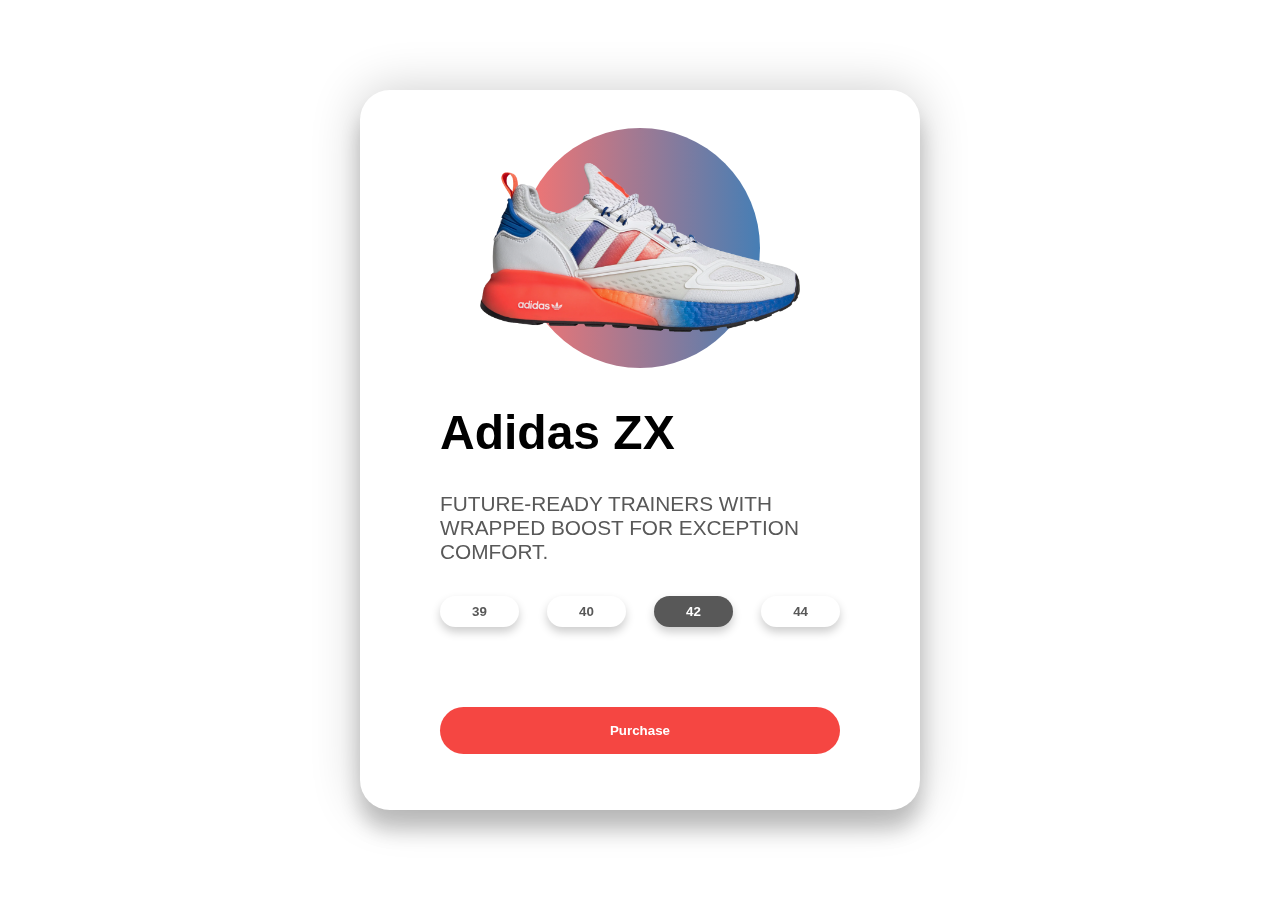
<file: 3D card-effect/index.html>
<!DOCTYPE html>
<html lang="en">
<head>
    <meta charset="UTF-8">
    <meta name="viewport" content="width=device-width, initial-scale=1.0">
    <link rel="stylesheet" href="style.css">
    <title>Adidas
    </title>
</head>
<body>
    <div class="container">
        <div class="card">
            <div class="sneaker">
                <div class="circle"></div>
                <img src="./adidas.png" alt="adidas">
             </div>
            <div class="info">
                <h1 class="title">Adidas ZX</h1>
                <h3>FUTURE-READY TRAINERS WITH WRAPPED BOOST FOR EXCEPTION COMFORT.</h3>
                <div class="sizes">
                    <button>39</button>
                    <button>40</button>
                    <button class="active">42</button>
                    <button>44</button>
                </div>
                <div class="purchase">
                    <button>Purchase</button>
                </div>
            </div>
        </div>
    </div>


    <script src="script.js"></script>
</body>
</html>
</file>
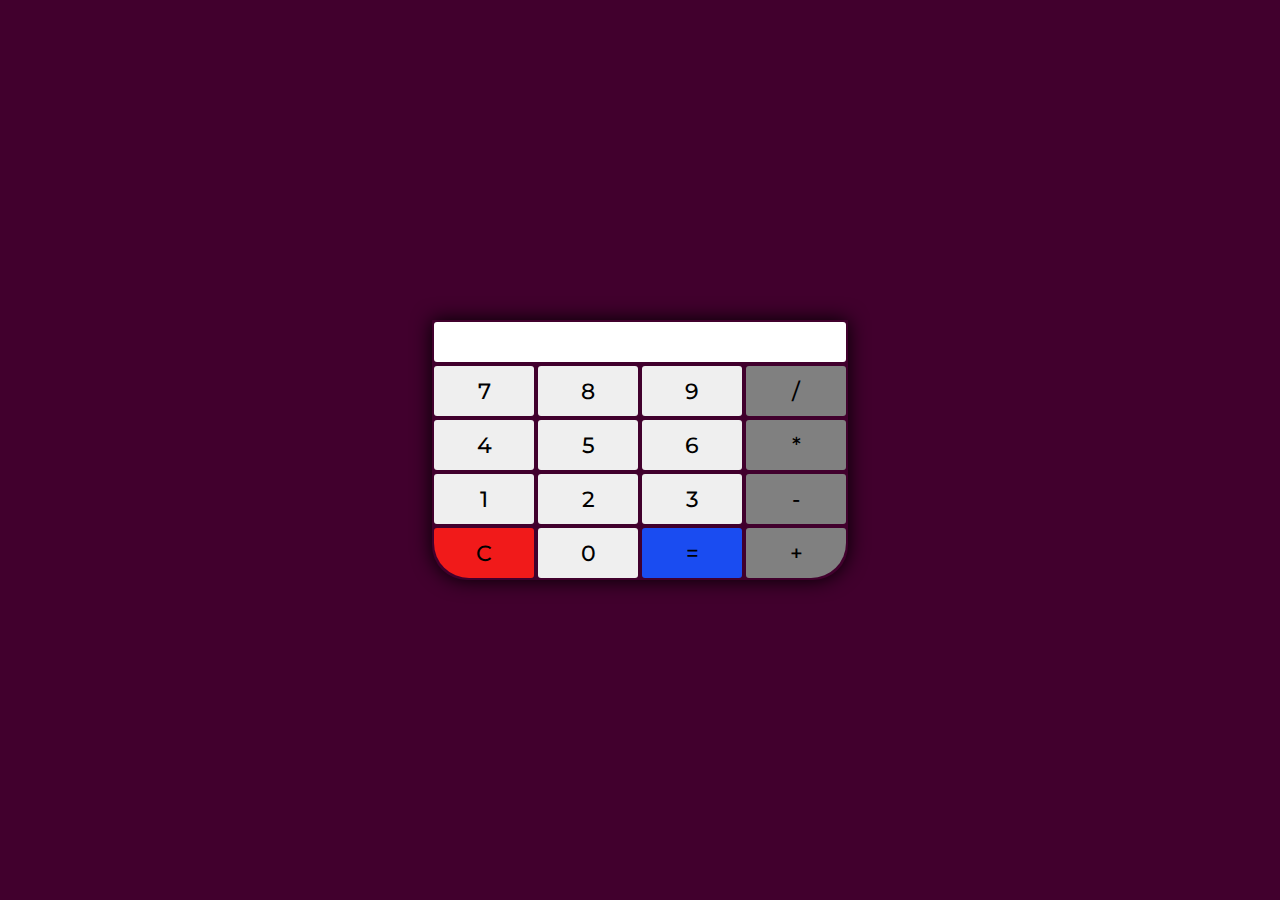
<file: calculator/index.html>
<!DOCTYPE html>
<html lang="en">
<head>
    <meta charset="UTF-8">
    <meta name="viewport" content="width=device-width, initial-scale=1.0">
    <title>Document</title>
    <link rel="stylesheet" href="style.css">
</head>
<body>
    <form action="" name="calc">
        <div id="calculadora">
            <input type="text" id="visor" name="visor">
            <div id="primeira">
                <input type="button" value="7" class="botao borda" onclick="botao(value)">
                <input type="button" value="8" class="botao borda" onclick="botao(value)">
                <input type="button" value="9" class="botao borda" onclick="botao(value)">
                <input type="button" value="/" class="botao borda" onclick="botao(value)">
            </div>
            <div id="segunda">
                <input type="button" value="4" class="botao borda" onclick="botao(value)">
                <input type="button" value="5" class="botao borda" onclick="botao(value)">
                <input type="button" value="6" class="botao borda" onclick="botao(value)">
                <input type="button" value="*" class="botao borda" onclick="botao(value)">
            </div>
            <div id="terceira">
                <input type="button" value="1" class="botao borda" onclick="botao(value)">
                <input type="button" value="2" class="botao borda" onclick="botao(value)">
                <input type="button" value="3" class="botao borda" onclick="botao(value)">
                <input type="button" value="-" class="botao borda" onclick="botao(value)">
            </div>
            <div id="quarta">
                <input type="button" value="C" class="botao borda" onclick="reseta()">
                <input type="button" value="0" class="botao borda" onclick="botao(value)">
                <input type="button" value="=" class="botao borda" onclick="calcula()">
                <input type="button" value="+" class="botao borda" onclick="botao(value)">
            </div>
        </div>
    </form>

    <script src="script.js"></script>
</body>
</html>
</file>
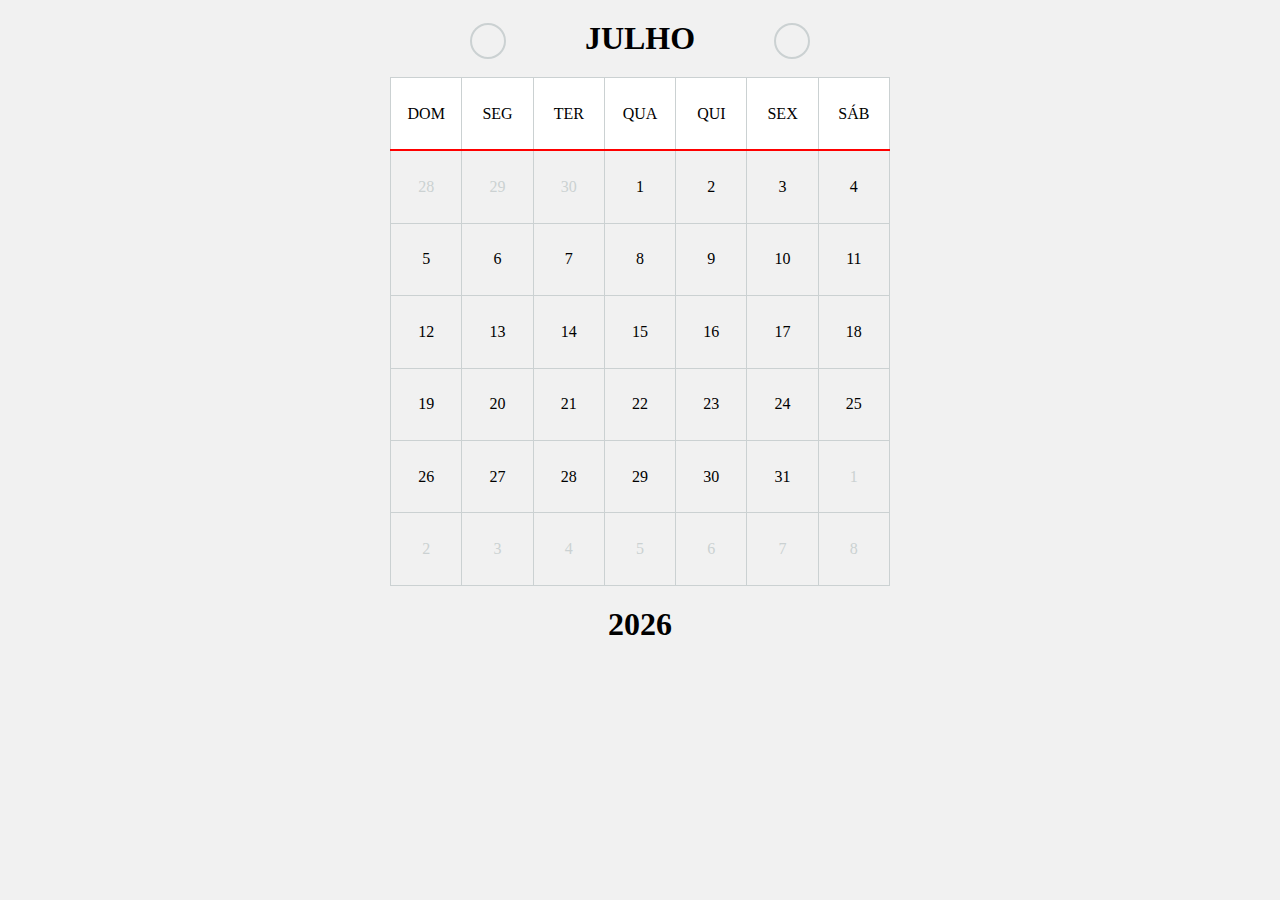
<file: Calendário/index.html>
<!DOCTYPE html>
<html lang="en">
<head>
    <meta charset="UTF-8">
    <meta name="viewport" content="width=device-width, initial-scale=1.0">
    <link rel="stylesheet" href="css/main.css">
    <title>Document</title>
</head>
<body>
    <div class= 'conteudo'>
        <div class='calendario'>
            <header>
                <h2 id= 'mes'>Novembro</h2>
                <a class= 'btn-ant' id='btn_ant'></a>
                <a class= 'btn-pro' id='btn_prev'></a>
            </header>
            <table>
                <thead>
                    <tr>
                        <td>Dom</td>
                        <td>Seg</td>
                        <td>Ter</td>
                        <td>Qua</td>
                        <td>Qui</td>
                        <td>Sex</td>
                        <td>Sáb</td>
                    </tr>
                </thead>
                <tbody id='dias'>
                    <tr>
                        <td>1</td>
                        <td>2</td>
                        <td>3</td>
                        <td>4</td>
                        <td>5</td>
                        <td>6</td>
                        <td>7</td>
                    </tr>
                    <tr>
                        <td>1</td>
                        <td>2</td>
                        <td>3</td>
                        <td>4</td>
                        <td>5</td>
                        <td>6</td>
                        <td>7</td>
                    </tr>
                    <tr>
                        <td>1</td>
                        <td>2</td>
                        <td>3</td>
                        <td>4</td>
                        <td>5</td>
                        <td>6</td>
                        <td>7</td>
                    </tr>
                    <tr>
                        <td>1</td>
                        <td>2</td>
                        <td>3</td>
                        <td>4</td>
                        <td>5</td>
                        <td>6</td>
                        <td>7</td>
                    </tr>
                    <tr>
                        <td>1</td>
                        <td>2</td>
                        <td>3</td>
                        <td>4</td>
                        <td>5</td>
                        <td>6</td>
                        <td>7</td>
                    </tr>
                    <tr>
                        <td>1</td>
                        <td>2</td>
                        <td>3</td>
                        <td>4</td>
                        <td>5</td>
                        <td>6</td>
                        <td>7</td>
                    </tr>
                </tbody>
            </table>
            <footer>
                <h2 id='ano'>2020
                </h2>
            </footer>
        </div>
    </div>
    <script>
        document.addEventListener('DOMContentLoaded',function(){
            const tableDays = document.getElementById('dias')
            const months = ['janeiro', 'fevereiro', 'março', 'abril', 'maio', 'junho','julho', 'agosto', 'setembro', 'outubro', 'novembro', 'dezembro']
            function GetDaysCalendar(mes,ano) {
                document.getElementById('mes').innerHTML = months[mes]
                document.getElementById('ano').innerHTML = ano
               
                let firstDayOfWeek = new Date(ano, mes, 1).getDay()-1
                let getLastDayThisMonth = new Date(ano, mes+1, 0).getDate()
                for(var i=-firstDayOfWeek,index=0; i <(42-firstDayOfWeek); i++,index++){
                let dt = new Date(ano,mes,i)
                let dayTable = tableDays.getElementsByTagName('td')[index]
                dayTable.classList.remove('mes-anterior')
                dayTable.classList.remove('proximo-mes')

                dayTable.innerHTML = dt.getDate()

                if(i<1){
                    dayTable.classList.add('mes-anterior') 
                }
                if(i>getLastDayThisMonth){
                    dayTable.classList.add('proximo-mes')
                }
                }
            }
            let now = new Date()
            let mes= now.getMonth()
            let ano = now.getFullYear()
            GetDaysCalendar(mes,ano)
            const botao_proximo = document.getElementById('btn_prev')
            const botao_anterior = document.getElementById('btn_ant')
            botao_proximo.onclick =function(){
                mes++
                if(mes>11){
                mes=0
                ano++
            }
            GetDaysCalendar(mes,ano)
            }
            botao_anterior.onclick =function(){
                mes--
                if(mes<0){
                    mes=11
                    ano--
                }
                GetDaysCalendar(mes,ano)
            }
            
            
        })
      
    </script>
</body>
</html>
</file>
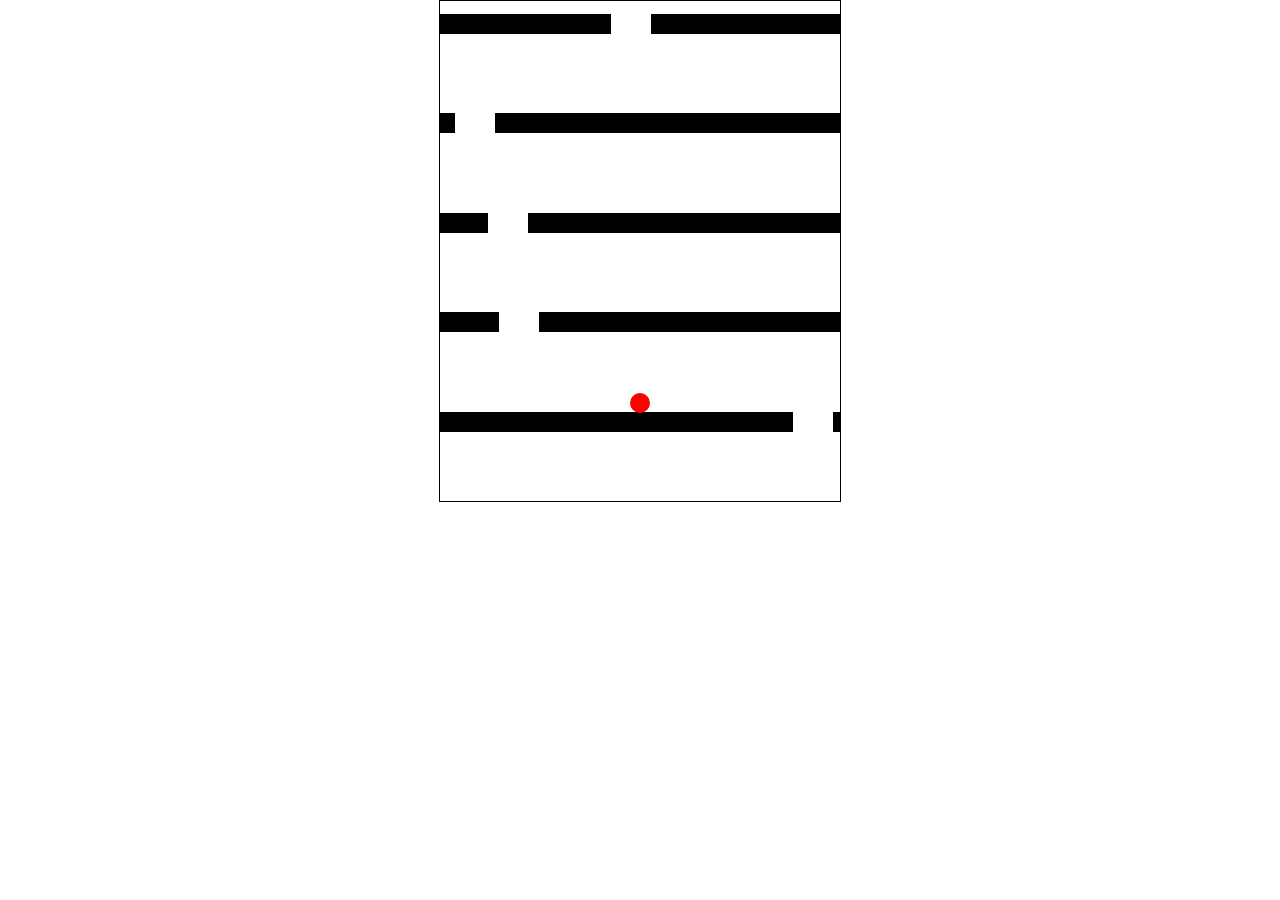
<file: Fall Game/index.html>
<!DOCTYPE html>
<html lang="en">
<head>
    <meta charset="UTF-8">
    <meta name="viewport" content="width=device-width, initial-scale=1.0">
    <link rel="stylesheet" href="style.css">
    <title>Fall Game</title>
</head>
<body>
<div id="game">
    <div id="character"></div>
</div>



    <script src="script.js"></script>
</body>
</html>
</file>
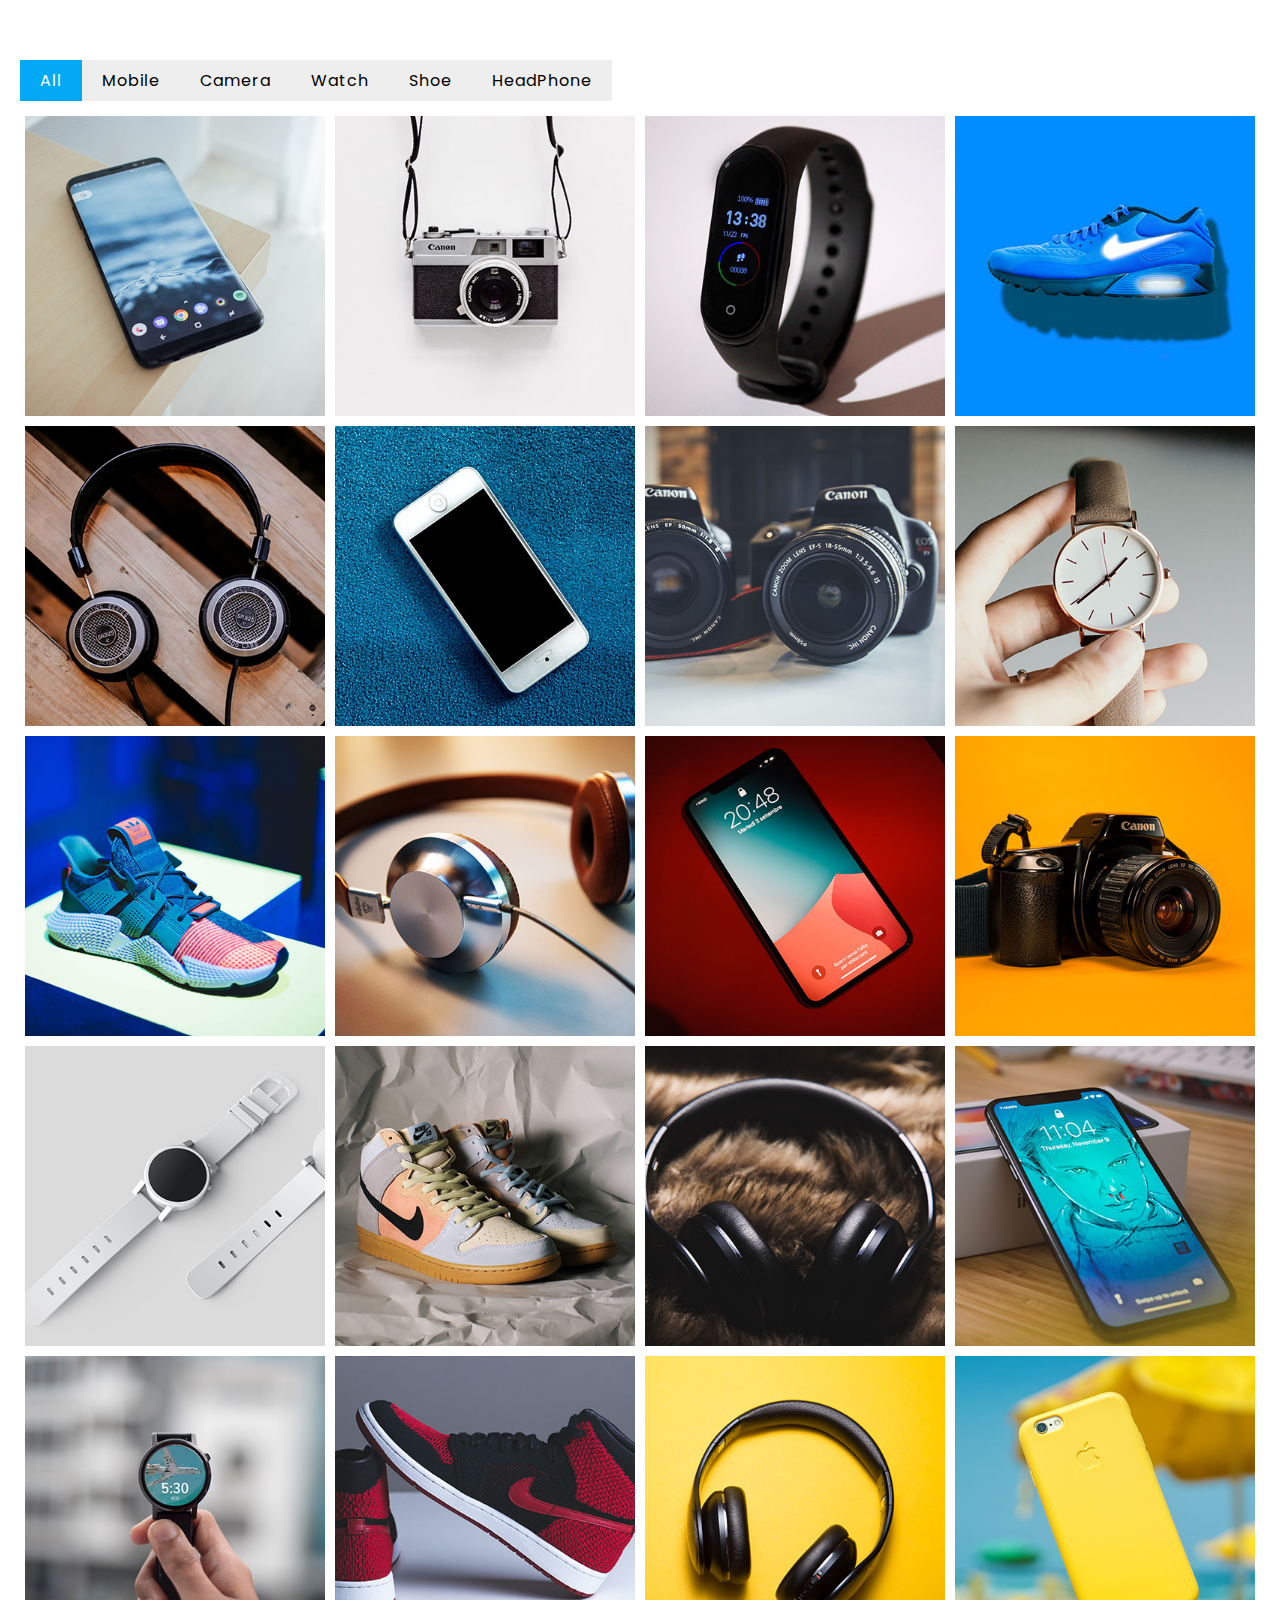
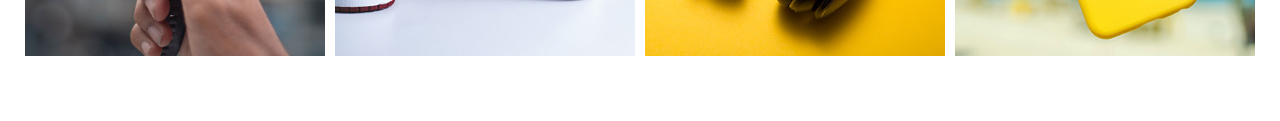
<file: Gallery/index.html>
<!DOCTYPE html>
<html lang="en">
<head>
    <meta charset="UTF-8">
    <meta name="viewport" content="width=device-width, initial-scale=1.0">
    <title>Document</title>
    <link rel="stylesheet" href="style.css">
</head>
<body>
    
    <section>
        <ul>
            <li class="list active" data-filter="All">All</li>
            <li class="list" data-filter="mobile">Mobile</li>
            <li class="list" data-filter="camera">Camera</li>
            <li class="list" data-filter="watch">Watch</li>
            <li class="list" data-filter="shoe">Shoe</li>
            <li class="list" data-filter="headphone">HeadPhone</li>
        </ul>

        <div class="product">
          <div class="itemBox mobile"><img src="./imgs/mobile1.jpg" alt=""></div>
          <div class="itemBox camera"><img src="./imgs/camera1.jpg" alt=""></div>
          <div class="itemBox watch"><img src="./imgs/watch1.jpg" alt=""></div>
          <div class="itemBox shoe"><img src="./imgs/shoe1.jpg" alt=""></div>
          <div class="itemBox headphone"><img src="./imgs/headphone1.jpg" alt=""></div>
          <div class="itemBox mobile"><img src="./imgs/mobile2.jpg" alt=""></div>
          <div class="itemBox camera"><img src="./imgs/camera2.jpg" alt=""></div>
          <div class="itemBox watch"><img src="./imgs/watch2.jpg" alt=""></div>
          <div class="itemBox shoe"><img src="./imgs/shoe2.jpg" alt=""></div>
          <div class="itemBox headphone"><img src="./imgs/headphone2.jpg" alt=""></div>
          <div class="itemBox mobile"><img src="./imgs/mobile3.jpg" alt=""></div>
          <div class="itemBox camera"><img src="./imgs/camera3.jpg" alt=""></div>
          <div class="itemBox watch"><img src="./imgs/watch3.jpg" alt=""></div>
          <div class="itemBox shoe"><img src="./imgs/shoe3.jpg" alt=""></div>
          <div class="itemBox headphone"><img src="./imgs/headphone3.jpg" alt=""></div>
          <div class="itemBox mobile"><img src="./imgs/mobile4.jpg" alt=""></div>
          <div class="itemBox watch"><img src="./imgs/watch4.jpg" alt=""></div>
          <div class="itemBox shoe"><img src="./imgs/shoe4.jpg" alt=""></div>
          <div class="itemBox headphone"><img src="./imgs/headphone4.jpg" alt=""></div>
          <div class="itemBox mobile"><img src="./imgs/mobile5.jpg" alt=""></div>
         
         
        </div>
    </section>

    <script
  src="https://code.jquery.com/jquery-3.5.1.js"
  integrity="sha256-QWo7LDvxbWT2tbbQ97B53yJnYU3WhH/C8ycbRAkjPDc="
  crossorigin="anonymous"></script>

  <script type="text/javascript">
       $(document).ready(function(){
           $('.list').click(function(){
               const value = $(this).attr('data-filter');
               if(value == 'All'){
                   $('.itemBox').show('1000')
               }
               else{
                   $('.itemBox').not('.' + value).hide('1000')
                   $('.itemBox').filter('.' + value).show('1000')
               }
           })

           $('.list').click(function(){
               $(this).addClass('active').siblings().removeClass('active')
           })
       })
  
  </script>
</body>
</html>
</file>
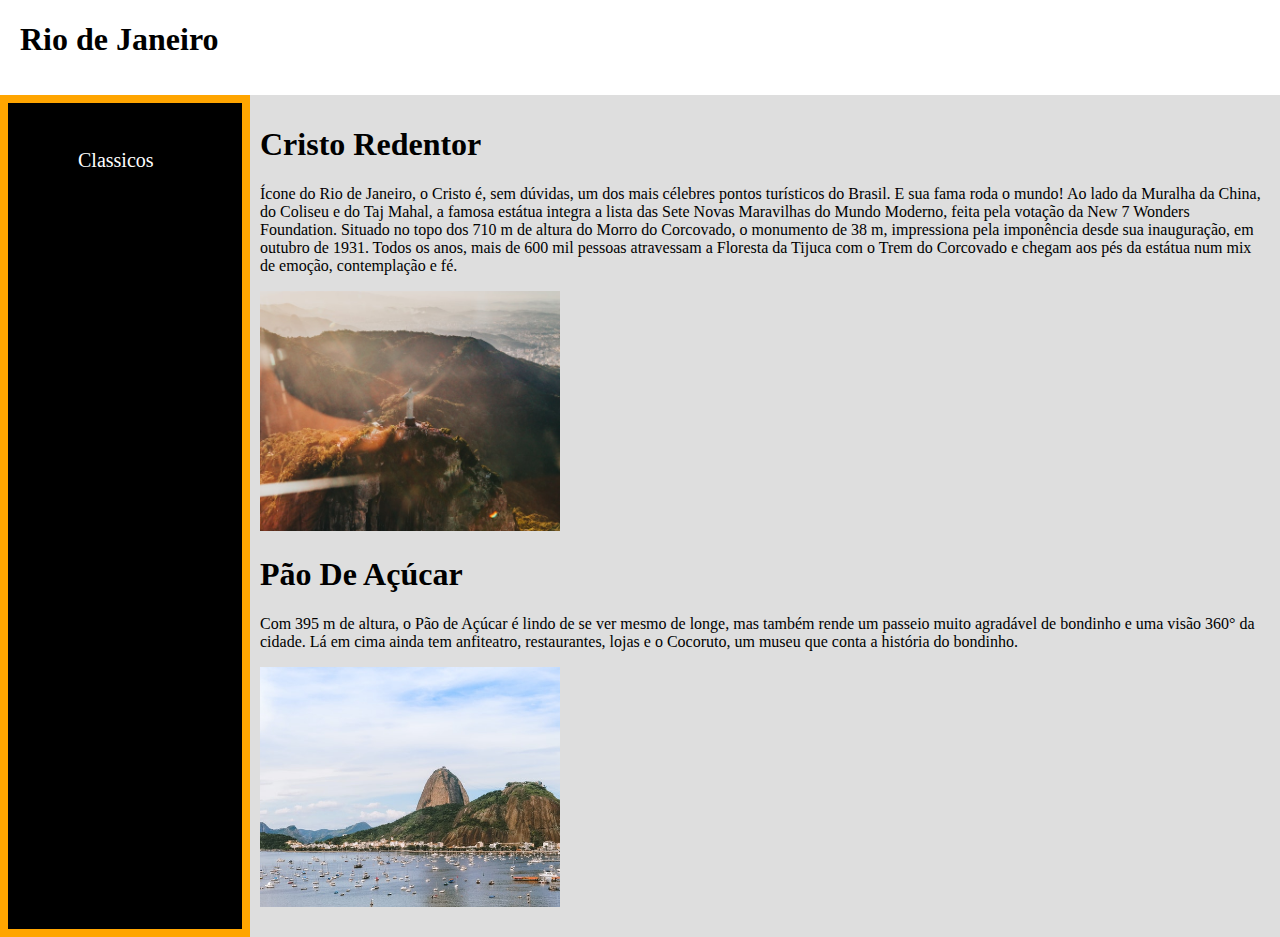
<file: PontosTuristicos2/index.html>
<!DOCTYPE html>
<html lang="pt-BR">
<head>
    <meta charset="UTF-8">
    <meta name="viewport" content="width=device-width, initial-scale=1.0">
    <title>Pontos Turisticos RJ</title>
    <link rel="stylesheet" href="style.css">
</head>
<body>
    <header>
<h1>
Rio de Janeiro
</h1>
    </header>

    <aside class="menu">
            <nav>
                <ul class="dropdown-menu">
                    <li><a href="Classicos">Classicos</a>
                    <ul>
                    <li><a href="CristoRedentor">Cristo Redentor</a></li>
                    <li><a href="PaoDeAçucar">Pão de Açúcar</a></li>
                    </ul>
                    </li>
                </ul>
                
            </nav>
       

    </aside>

    <main class='conteudo-principal'>
<h1>
    Cristo Redentor
</h1>
<section class='Cristo-Redentor'>
    <p> Ícone do Rio de Janeiro, o Cristo é, sem dúvidas, um dos mais célebres pontos turísticos do Brasil. E sua fama roda o mundo! Ao lado da Muralha da China, do Coliseu e do Taj Mahal, a famosa estátua integra a lista das Sete Novas Maravilhas do Mundo Moderno, feita pela votação da New 7 Wonders Foundation. Situado no topo dos 710 m de altura do Morro do Corcovado, o monumento de 38 m, impressiona pela imponência desde sua inauguração, em outubro de 1931. Todos os anos, mais de 600 mil pessoas atravessam a Floresta da Tijuca com o Trem do Corcovado e chegam aos pés da estátua num mix de emoção, contemplação e fé.</p>
   <div class="container"><img src="preview/Cristo-Redentor-preview.jpg" data-original="Cristo-Redentor.jpg" alt="Cristo-Redentor"></div>
</section>

<p><h1>Pão De Açúcar</h1></p>

<section class="PaoDeAçucar">
<p>
    Com 395 m de altura, o Pão de Açúcar é lindo de se ver mesmo de longe, mas também rende um passeio muito agradável de bondinho e uma visão 360° da cidade. Lá em cima ainda tem anfiteatro, restaurantes, lojas e o Cocoruto, um museu que conta a história do bondinho.
    <div class="container"><img src="preview/Pão-de-açúcar-preview.jpg"  data-original="Pão de Açúcar.jpg" alt="Pão de Açúcar"></div>
</p>

</section>
    </main>

 <div class="modal">
    <img src="./full/Cristo-Redentor.jpg" alt="" class="full-img">
    <p class="caption">Teste</p>
    </div>
    <script src="script.js"></script>
</body>
</html>
</file>
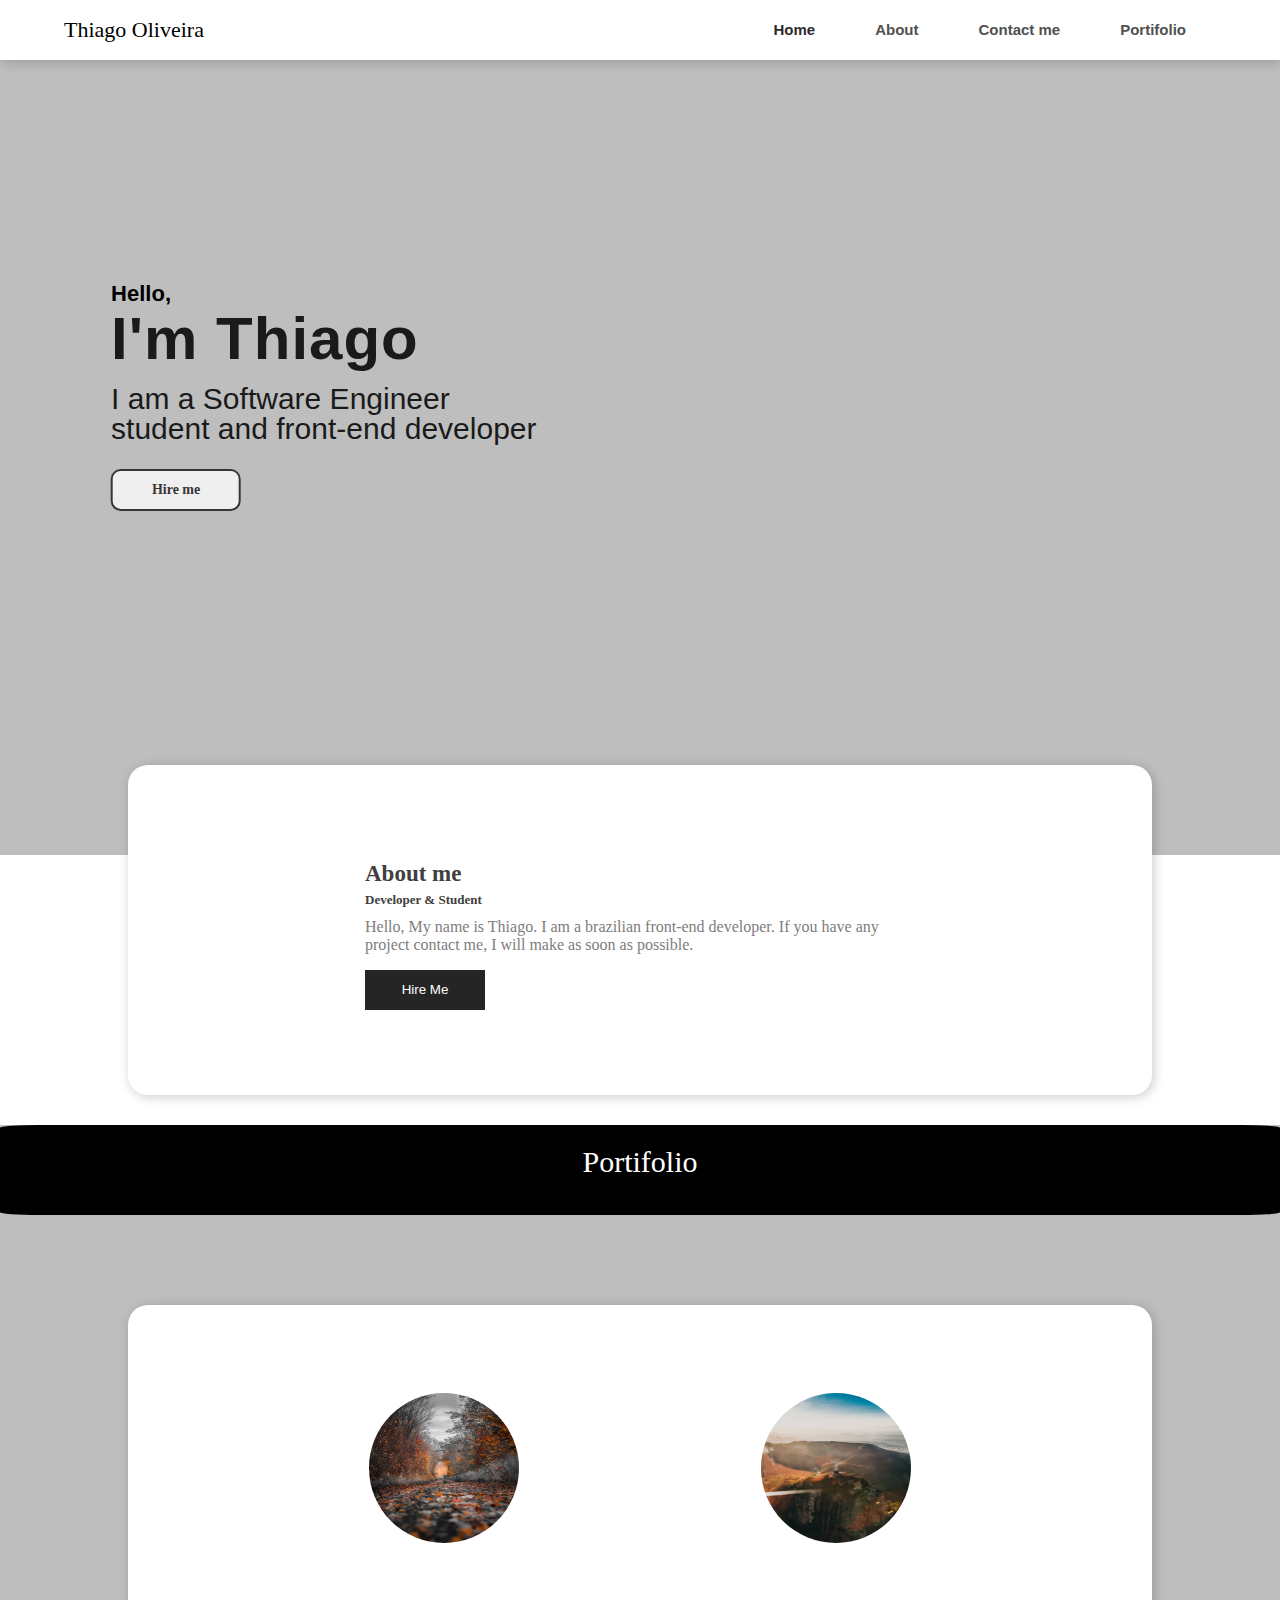
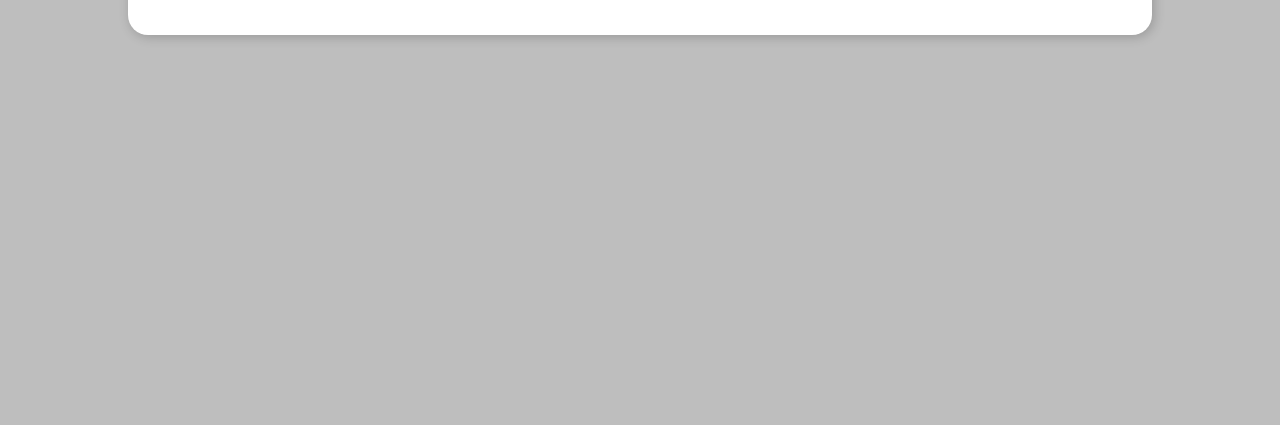
<file: portifolio/index.html>
<!DOCTYPE html>
<html lang="en">
<head>
    <meta charset="UTF-8">
    <meta name="viewport" content="width=device-width, initial-scale=1.0">
    <title>Document</title>
    <link rel="stylesheet" href="style.css">
</head>
<body>
   <section>
      <nav>
          <a href="#" class="logo">Thiago Oliveira</a>
          <ul>
              <li><a href="#" class="active">Home</a></li>
              <li><a href="#">About</a></li>
              <li><a href="#">Contact me</a></li>
              <li><a href="#">Portifolio</a></li>
          </ul>
      </nav>

      <div class="text-container">
          <p><span>H</span><span>e</span><span>l</span><span>l</span><span>o</span><span>,</span> </p>
          <p class="apresentation"><span>I</span><span>'</span><span>m</span> <span>T</span><span>h</span><span>i</span><span>a</span><span>g</span><span>o</span></p>
          <p class="apresentation2"><span>I</span> <span>a</span><span>m</span> <span>a</span> <span>S</span><span>o</span><span>f</span><span>t</span><span>w</span><span>a</span><span>r</span><span>e</span> <span>E</span><span>n</span><span>g</span><span>i</span><span>n</span><span>e</span><span>e</span><span>r</span>
         <br><span>s</span><span>t</span><span>u</span><span>d</span><span>e</span><span>n</span><span>t</span> <span>a</span><span>n</span><span>d</span> <span>f</span><span>r</span><span>o</span><span>n</span><span>t</span><span>-</span><span>e</span><span>n</span><span>d</span>
          <span>d</span><span>e</span><span>v</span><span>e</span><span>l</span><span>o</span><span>p</span><span>e</span><span>r</span></p>
          <button class="hire-btn">Hire me</button>
      </div>
   </section>

   <div class="about-container">
       <div class="about-text">
           <p>About me</p>
           <p>Developer & Student</p>
           <p>Hello, My name is Thiago. I am a brazilian front-end developer. If you have any project contact me, I will make as soon as possible.</p>
         <button>Hire Me</button>  
       </div>
   </div>

    <div class="services">
        <div class="header">
           <p>Portifolio</p>
        </div>
        <div class="box-container">
            <a href="Weather/WeatherTeste2/index.html"><img class="Weather" src="./Weather/WeatherTeste2/pexels.jpg" alt=""></a>
            <a href="PontosTuristicos2/index.html"><img class="Cristo" src="./PontosTuristicos2/preview/Cristo-Redentor-preview.jpg" alt=""></a>
           
        </div>
    </div>

   <script src="script.js"></script>
</body>
</html>
</file>
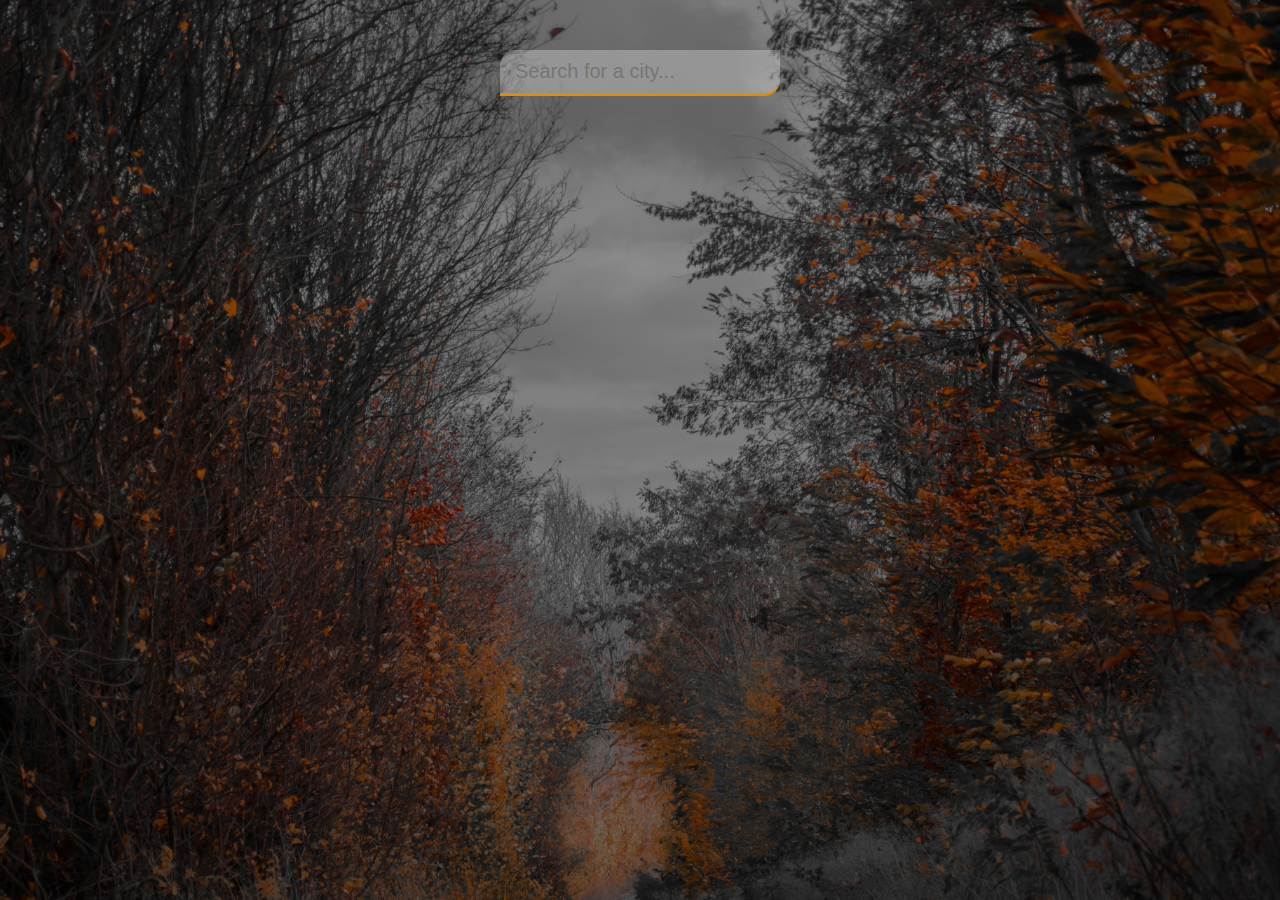
<file: WeatherApp/index.html>
<!DOCTYPE html>
<html lang="en">
<head>
    <meta charset="UTF-8">
    <meta name="viewport" content="width=device-width, initial-scale=1.0">
    <title>Weather app</title>
    <link rel="stylesheet" href="main.css">
</head>
<body>
    <div class="app-wrap">
        <header>
            <input type="text" autocomplete="off" class="search-box"
            placeholder="Search for a city..." />
        </header>
        <main>
            <section class="location">
                <div class="city">
                   
                </div>
                <div class="date"></div>
            </section>
            <div class="current">
                <div class="temp"><span></span></div>
                <div class="weather"></div>
                <div class="hi-low"> </div> 
            </div>
        </main>
    </div>

    <script src="main.js"></script>
</body>
</html>
</file>
<file: 3D card-effect/style.css>
*{
    margin: 0;
    padding: 0;
    box-sizing: border-box;
}

body{
    font-family: "Poppins", sans-serif;
    min-height: 100vh;
    display: flex;
    justify-content: center;
    align-items: center;
    perspective: 1000px;
}
.container{
    /*background: lightblue;*/
    width: 50%;
    display: flex;
    justify-content: center;
    align-items: center;
}
.card{
    transform-style:preserve-3d ;
    min-height: 80vh;
    width: 35rem;
   box-shadow: 0 20px 20px rgba(0,0,0,0.2), 0px 0px 50px rgba(0,0,0,0.2);
   border-radius: 30px;
   padding: 0rem 5rem;
}
.sneaker img{
    width: 20rem; 
    z-index: 2;
    transition: all 0.75s ease-out;
}
.sneaker{
    min-height: 35vh;
    display: flex;
    align-items: center;
    justify-content: center;
   /* background: lightcoral; */
}
.circle{
    width: 15rem;
    height: 15rem;
    background: linear-gradient(to right, rgba(245,70,66,0.75),rgba(8,83,156,0.75));
    position: absolute;
    border-radius: 50%;
    z-index: 1;
}

.info h1{
    font-size: 3rem;
    transition: all 0.75s ease-out;
}
.info h3{
    font-size: 1.3rem;
    padding: 2rem 0rem;
    color: #585858;
    font-weight:lighter;
    transition: all 0.75s ease-out;
}
.sizes{
    display: flex;
    justify-content: space-between;
    transition: all 0.75s ease-out;
}

.sizes button{
    padding: 0.5rem 2rem;
    background: none;
    border: none;
    box-shadow: 0px 5px 10px rgba(0,0,0,0.2);
    border-radius: 30px;
    cursor: pointer;
    font-weight: bold;
    color: #585858;
}

button.active{
    background: #585858;
    color: white;
}
.purchase{
    margin-top: 5rem;
}
.purchase button{
    width: 100%;
    padding: 1rem 0rem;
    background: #f54642;
    border: none;
    color: white;
    cursor: pointer;
    border-radius: 30px;
    font-weight: bold;
    transition: all 0.75s ease-out;
}
</file>
<file: calculator/style.css>
@import url('https://fonts.googleapis.com/css2?family=Montserrat:wght@500;600&display=swap');
*{
    padding: 0;
    margin: 0;
    outline: none;
    font-family:"Montserrat", sans-serif;
    font-weight: 500;
    font-size: 22px;
}
body{
    display: flex;
    justify-content: center;
    height: 100vh;
    align-items: center;
    background: #41002d
}
input{
    margin: 2px;
    border: none;
    border-radius: 3px;
}
input[type=text]{
    width: calc(100% - 4px);
    height: 40px;
}
input[type=button]{
    width: 100px;
    height: 50px;
    transition: 0.2s;
    
}
div#calculadora{
    box-shadow:0 0 20px black;
}
div#calculadora div{
    display: flex;
}
div#quarta input:nth-child(1){
    background: #f11a1a;
    
}
div#quarta input:nth-child(1),div#calculadora{
    border-bottom-left-radius:35px;  
}
div#quarta input:nth-child(4),div#calculadora{
    border-bottom-right-radius:35px;  
}
div#quarta input:nth-child(3){
    background:#1a4cf1;
}


div#calculadora div input:nth-child(4){
background: gray;
}
input[type=button]:hover{
 filter: brightness(50%);
}

input[type=button]:active{
    transform:scale(0.9)
}
</file>
<file: Calendário/css/main.css>
*{
    margin: 0;
    padding: 0
}
body{
    background: #f1f1f1;
}
.conteudo{
    position: absolute;
    left: 50%;
    width: 500px;
    
    margin: 0 0 0 -250px;
}
.conteudo .calendario header{
    position: relative;
}
.calendario{
    text-align: center;
}
h2{
    font-size: 32px;
    text-transform: uppercase;
    margin-top: 20px;
}
.btn-ant, .btn-pro{
    position: absolute;
    top:50%;
    height: 32px;
    width: 32px;
    line-height: 32px;
    margin-top: -16px;
    border: 2px solid #cbd1d2;
    border-radius: 50%;
    color:#cbd1d2;
    font-size: 16px;
    font-weight: bold;
}
.btn-ant{
    left: 80px;
}
.btn-pro{
    right: 80px;
}
.btn-ant:hover, .btn-pro:hover{
    background: #cbd1d2;
    color: #f9f9f9;

}
table{
   margin-top: 20px;
   border-collapse: collapse;
}
.calendario thead {
    background: white;
    font-weight: 600px;
    text-transform: uppercase;
    border-bottom: 2px solid red;
}
.calendario td{
    border: 1px solid #cbd1d2;
    height: 71.4px;
    text-align: center;
    width:71.4px;
}
.calendario tbody td{
    cursor: pointer;
}
.calendario tbody td:hover{
    background: rgba(0,173,223,0.8);
    color: #f9f9f9
}
.calendario .mes-anterior, .calendario .proximo-mes{
    color: #cbd1d2
}

.calendario .mes-anterior:hover, .calendario .proximo-mes:hover{
    background: #98a0a0
}
.calendario table .dia-atual{
    background: #00addf;
    color: #f9f9f9;
}
</file>
<file: Fall Game/style.css>
*{
    padding: 0;
    margin: 0;
}

#game{
    width: 400px;
    height: 500px;
    border: 1px solid black;
    margin: auto;
}
#character{
    width: 20px;
    height: 20px;
    background-color: red;
    border-radius: 50%;
    position: relative;
    top: 440px;
    left: 190px;
    z-index: 1000000;
}
.block{
    width:400px;
    height: 20px;
    background-color: black;
    position: relative;
    top: 100px;
    margin-top: -20px;
}
.hole{
    width: 40px;
    height: 20px;
    background-color:white;
    position: relative;
    top: 100px;
    margin-top: -20px;
}
</file>
<file: Gallery/style.css>
@import url('https://fonts.googleapis.com/css?family=Poppins:200,300,400,500,600,700,800,99&display=swap');

*{
    margin: 0;
    padding: 0;
    box-sizing: border-box;
    font-family: 'Poppins', sans-serif;
   
}

section{
    padding: 20px;
    width: 1280px;
    margin: 40px auto;
   
}

section ul{
    display: flex;
    margin-bottom: 10px;

}

section ul li{
    list-style: none;
    background: #eee;
    padding: 8px 20px;
    letter-spacing: 1px;
    cursor: pointer;
}
section ul li.active{
    background: #03a9f4;
    color: #fff;
}

.product{
    display: flex;
    flex-wrap:  wrap;
}

.product .itemBox{
    position: relative;
   width: 300px;
   height: 300px;
    margin: 5px;
}

.product .itemBox img{
    position: absolute;
    top: 0;
    left: 0;
    width: 100%;
    height: 100%;
    object-fit: cover;
}
</file>
<file: PontosTuristicos2/style.css>
body{
    margin:0;
    padding:0;
    box-sizing: border-box;
    
}
a{
    text-decoration: none;
    border-radius: 15px;
    color: white;
    font-size: 20px;
    
    }
    body {
    display: grid;
    grid-template-columns: 250px 1fr;
    grid-template-rows: 95px 1fr 55px;
    grid-template-areas: "cabecalho cabecalho" "menu conteudo" "rodape rodape";
}

header {
    grid-area: cabecalho;
    background-color: #fff;
    color: #000;
    padding-left: 20px;
}

aside.menu {
    grid-area: menu;
}
aside{
    display: block;
    border: 8px solid orange;
    background-color: #000;
}

main {
    grid-area: conteudo;
    background-color: #dedede;
    color: #000;
    padding: 10px;
}


li{
padding: 30px;

}
footer {
    grid-area: rodape;
    background-color: #fff;
    color: #000;
    padding-left: 20px;
}
html{
height: 100%;
}
body {
background-color: rgb(13, 38, 45);
color: rgb(255, 255, 255);
height: 100%;
margin: 0px;
}


.dropdown-menu{
    list-style: none;
}

.dropdown-menu li{
    position: relative;
    list-style: none; 
}

.dropdown-menu li ul{
    position: absolute;
    left: -80px;
    display: none;
}
.dropdown-menu li:hover ul, .dropdown-menu li.over ul{
    display:block;
}

.dropdown-menu li ul li{
   float: left;
}

.container{
    overflow: hidden;
}
img{
    width: 300px;
    height: 240px;
}
 img:hover{
    transform: scale(1.1);
}
.container img{
    
    object-fit: cover;
    transition: all 0.3s ease-out;
    cursor: pointer;
}

.modal{
    background: rgba(0,0,0,0.8);
    position: fixed;
    top: 0;
    left: 0;
    width: 100%;
    height: 100%;
    opacity: 0;
    pointer-events: none;
    transition: 0.25s ease-out;
}
.modal.open{
    opacity: 1;
    pointer-events: all;
}

.full-img{
    position: absolute;
    height: 70%;
    top: 50%;
    left: 50%;
    transform: translate(-50%, -50%) scale(0.8);
    transition: all 0.25s ease-out;
   
}
.full-img.open{
    transform: translate(-50%, -50%) scale(1)
}

.modal p {
    color: white;
    font-size:2rem;
    position: absolute;
    bottom: 5%;
    left: 50%;
    transform: translate(-50%,-5%)
}
</file>
<file: portifolio/style.css>
@charset "utf-8";
 
body{
    
    margin: 0;
    padding:0;
}
ul{
    list-style: none;
}
a{
    text-decoration: none;
}
section{
    width: 100%;
    height: 95vh;
    background-color: rgb(190, 190, 190);
    position: relative;
}

span:hover{
  font-size: 30px;
  color: red;
 
}

.apresentation span:hover{
font-size: 80px;
  color: red;
  
}
.apresentation2 span:hover{
    font-size: 40px;
  color: red;
  

}
nav{
    display: flex;
    justify-content: space-between;
    align-items: center;
    height: 60px;
    background-color: #FFFFFF;
    box-shadow: 2px 2px 12px rgba(0,0,0,0.2);
    padding: 0px 5%;
}

nav a:hover{
    font-size: 20px;
}
nav ul{
    display: flex;
}
nav ul li a{
    margin: 30px;
    font-family: myriad pro regular, sans-serif;
    color: #505050;
    font-size:15px;
    font-weight:700
}
.logo{
    font-family: RoadTest;
    color: #000000;
    font-size: 22px;
}
.active{
    font-weight: bold;
    color: #2d2a2a;
}
.text-container p:nth-child(1){
    font-family: 'Gill Sans', 'Gill Sans MT', Calibri, 'Trebuchet MS', sans-serif;
    font-weight: bold;
    color:black;
    font-size: 22px;

}

.text-container p:nth-child(2){
    font-family: 'Gill Sans', 'Gill Sans MT', Calibri, 'Trebuchet MS', sans-serif;
    font-weight: bold;
    color:#1a1a1a;
    letter-spacing: 1px;
    font-size: 60px;
}

.text-container p:nth-child(3){
    font-family: 'Gill Sans', 'Gill Sans MT', Calibri, 'Trebuchet MS', sans-serif;
    color:#1a1a1a;
    font-size: 30px;
    line-height: 30px;
}

.text-container p{
    line-height: 0px;
    margin: 45px 0px 25px;
}

.text-container{
    position: absolute;
    left: 13%;
    top: 42%;
    transform: translate(-13%, -42%)
}

.text-container button{
    width: 130px;
    height: 42px;
    border-radius: 10px;
    font-weight:bold;
    font-family: calibri;
    font-size: 14px;
    outline: none;
    border: 2px solid #373636;
    color: #373636;
}
button:active{
    transform: scale(1.1)
}

button{
    cursor: pointer;
}

.about-container{
    width: 80%;
    height: 330px;
    background-color:#FFFFFF;
    border-radius: 20px;
    box-shadow: 2px 2px 12px rgba(0,0,0,0.2);
    display: flex;
    margin: -7% auto 20px auto;
    position: relative;
    justify-content: space-evenly;
    align-items: center;
}

.about-text{
    width: 550px;

}
.about-text p:nth-child(1){
    color:#403e3e;
    font-weight:bold;
    font-size:23px;
    line-height:0px;
}

.about-text p:nth-child(2){
    color: #3e3d3d;
    font-size: 13px;
    font-weight:bold;
    line-height:5px;
}

.about-text p:nth-child(3){
    color: #7e7d7d;
    font-size:16px;
}

.about-text button{
    width:120px;
    height: 40px;
    color: #FFFFFF;
    outline: none;
    border: none;
    background-color:#262525;

}
.services{
    height: 100vh;
    background-color: rgb(190, 190, 190);
}
.header{
    border-radius:3%;
    background-color: #000000;
    height: 10%;
}
.header p{
    display: flex;
    justify-content: center;
    align-items: center;
    color: #FFFFFF;
    font-size: 30px;
    padding: 20px;
    
}

.box-container{
    width: 80%;
    height: 330px;
    background-color:#FFFFFF;
    border-radius: 20px;
    box-shadow: 2px 2px 12px rgba(0,0,0,0.2);
    display: flex;
    position: relative;
    align-items: center;
    justify-content: space-evenly;
    top: 10%;
    left: 10%;
}

.Weather{
    width: 150px;
    height: 150px;
    border-radius: 50%
}

.Cristo{
    width: 150px;
    height: 150px;
    border-radius: 50%
}

img:hover{
    transform: scale(1.1)
}
</file>
<file: WeatherApp/main.css>
*{
    margin: 0;
    padding: 0;
    box-sizing: border-box;
    
}

body{
    font-family: 'montserrat', sans-serif;
    background-image: url(pexels.jpg);
    background-size: cover;
    background-position: top center;
}

.app-wrap{
    display: flex;
    flex-direction: column;
    min-height: 100vh;
    background-image: linear-gradient(to bottom,
    rgba(0,0,0,0.3), rgba(0,0,0,0.6));
    color: white;
}

header{
    display: flex;
    justify-content: center;
    align-items: center;
    padding: 50px 15px 15px;
}

header input{
    width: 100%;
    max-width: 280px;
    padding: 10px 15px;
    border: none;
    outline: none;
    background-color: rgba(255,255,255, 0.3);
    color: #313131;
    border-radius:16px 0px 16px 0px;
    border-bottom: 3px solid #DF8E00;
    font-size: 20px;
    font-weight:300;
    
}
header input:focus{
    background-color: rgba(255,255,255,0.6);

}
main{
    flex: 1 1 100%;
    padding: 25px 25px 50px;
    display: flex;
    flex-direction: column;
    align-items: center;
    text-align: center;
    
}

.location .city{
    
    font-size: 32px;
    font-weight: 500;
    margin-bottom:5px;
    
}

.location .date{
    font-size:16px;
}

.current .temp{
    font-size: 102px;
    font-weight:900;
    margin: 30px 0px;
    text-shadow: 2px 8px rgba(0,0,0,0.6);
    color: white;
   

}

.current .temp span{
    font-weight: 500;
}

.current .weather{
    color: white;
    font-size:32px;
    font-weight: 700;
    font-style: italic;
    margin-bottom:15px;
    text-shadow: 0px 3px rgba(0,0,0,0.4);
   

}
.current .hi-low{
    color: white;
    font-size:24px;
    font-weight: 500;
    text-shadow: 0px 4px rgba(0,0,0,0.4);
    
}
</file>
